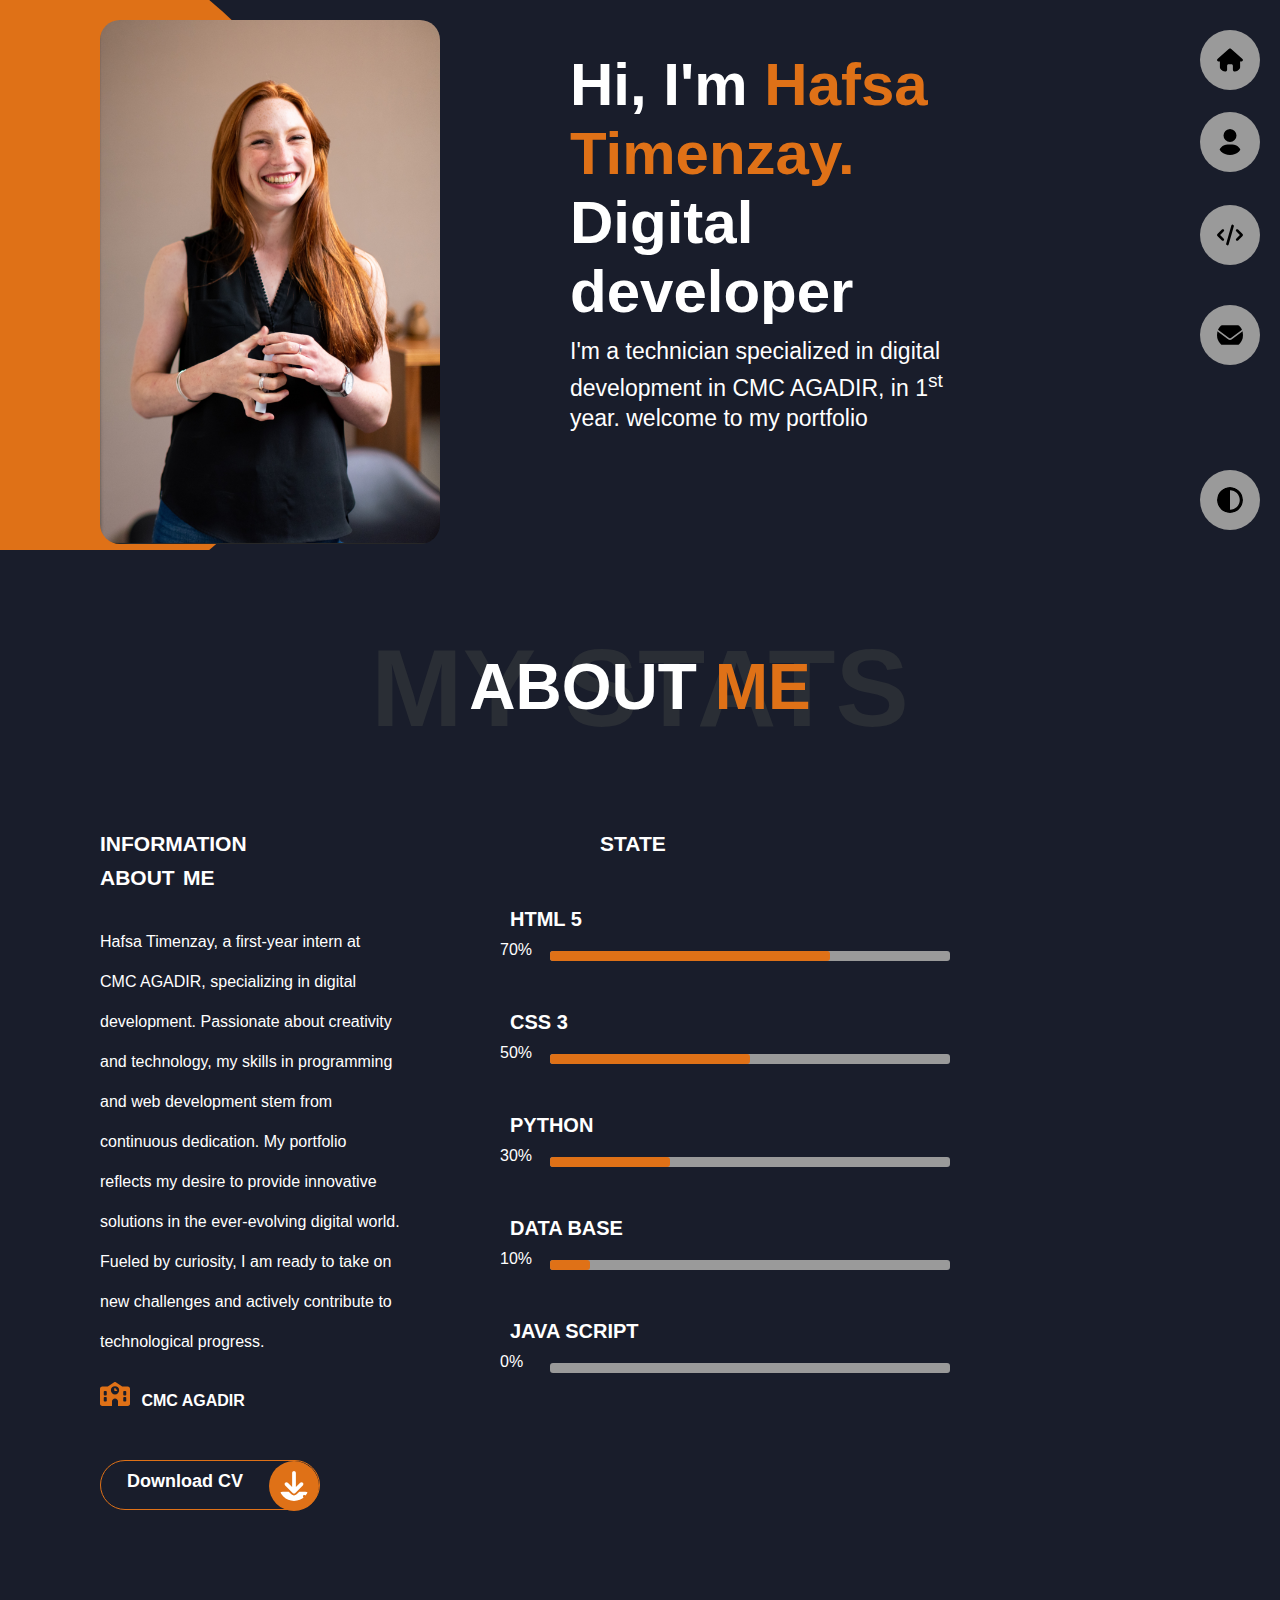
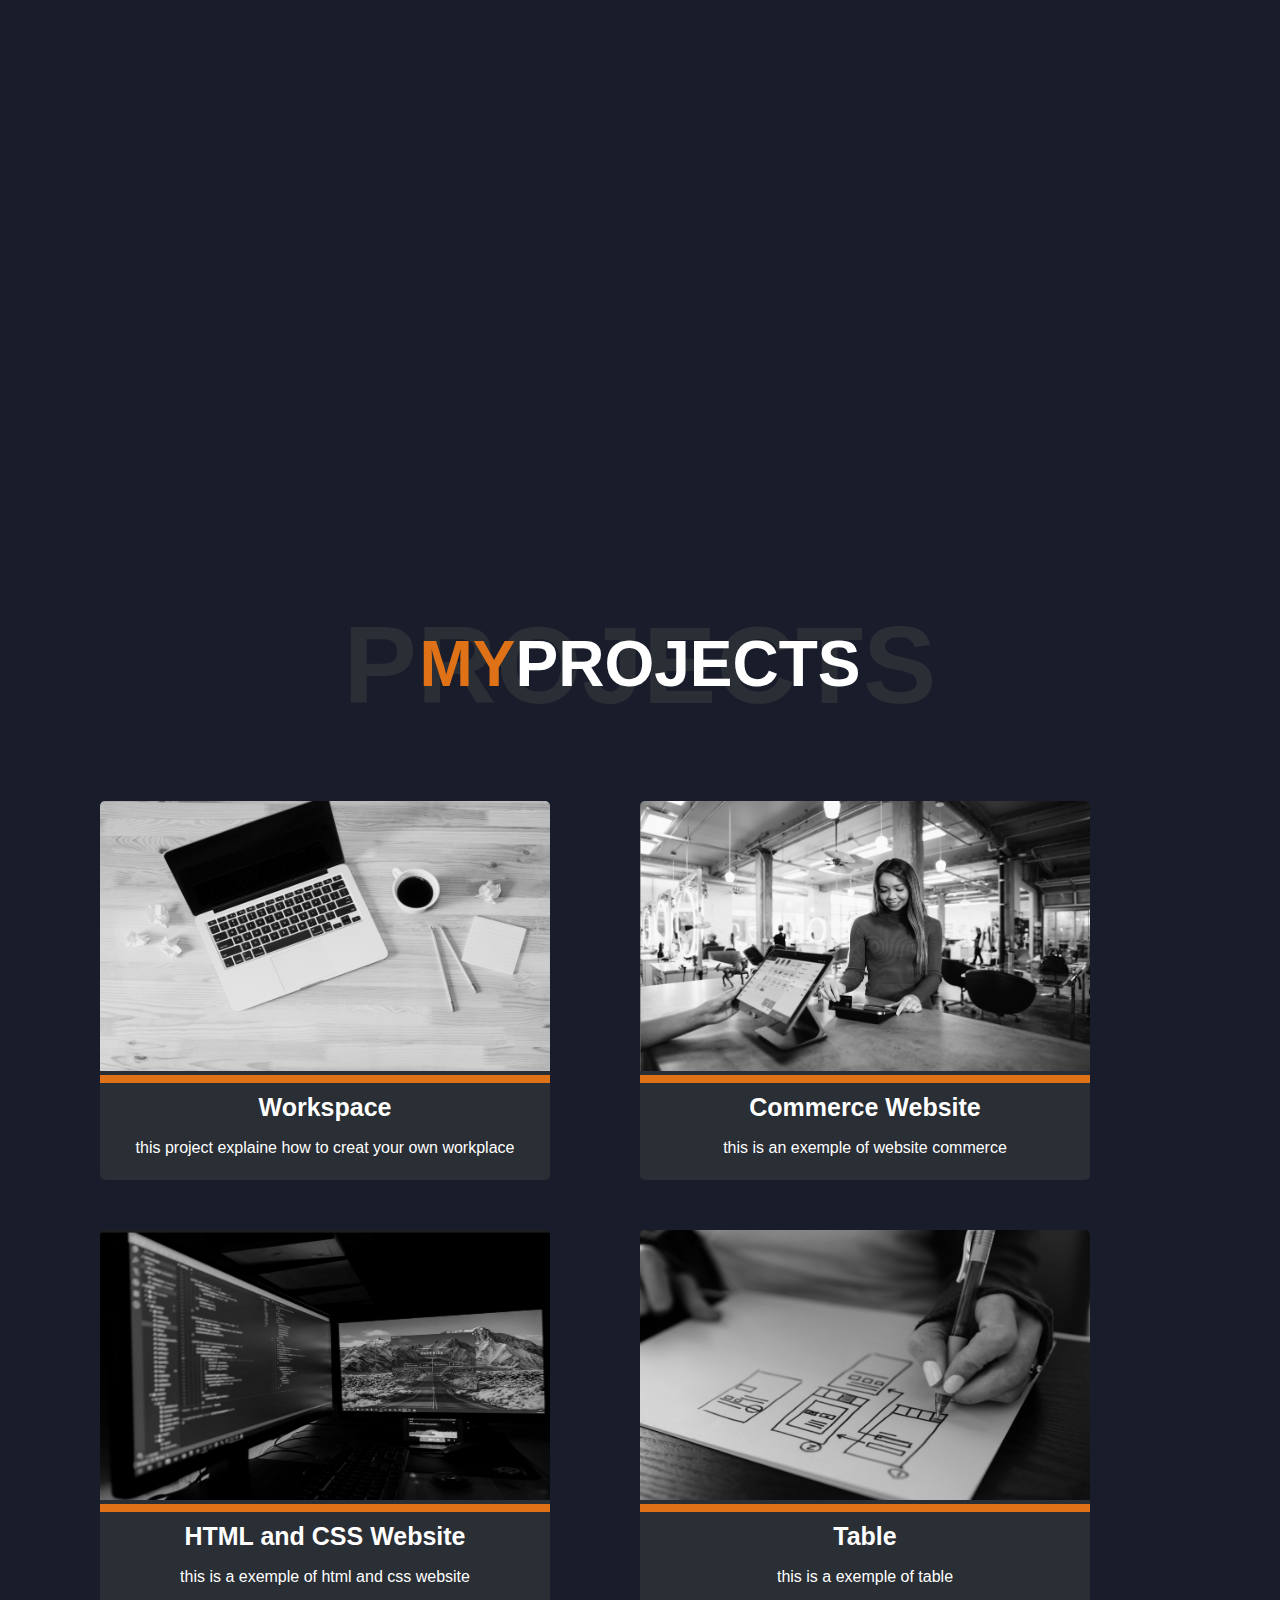
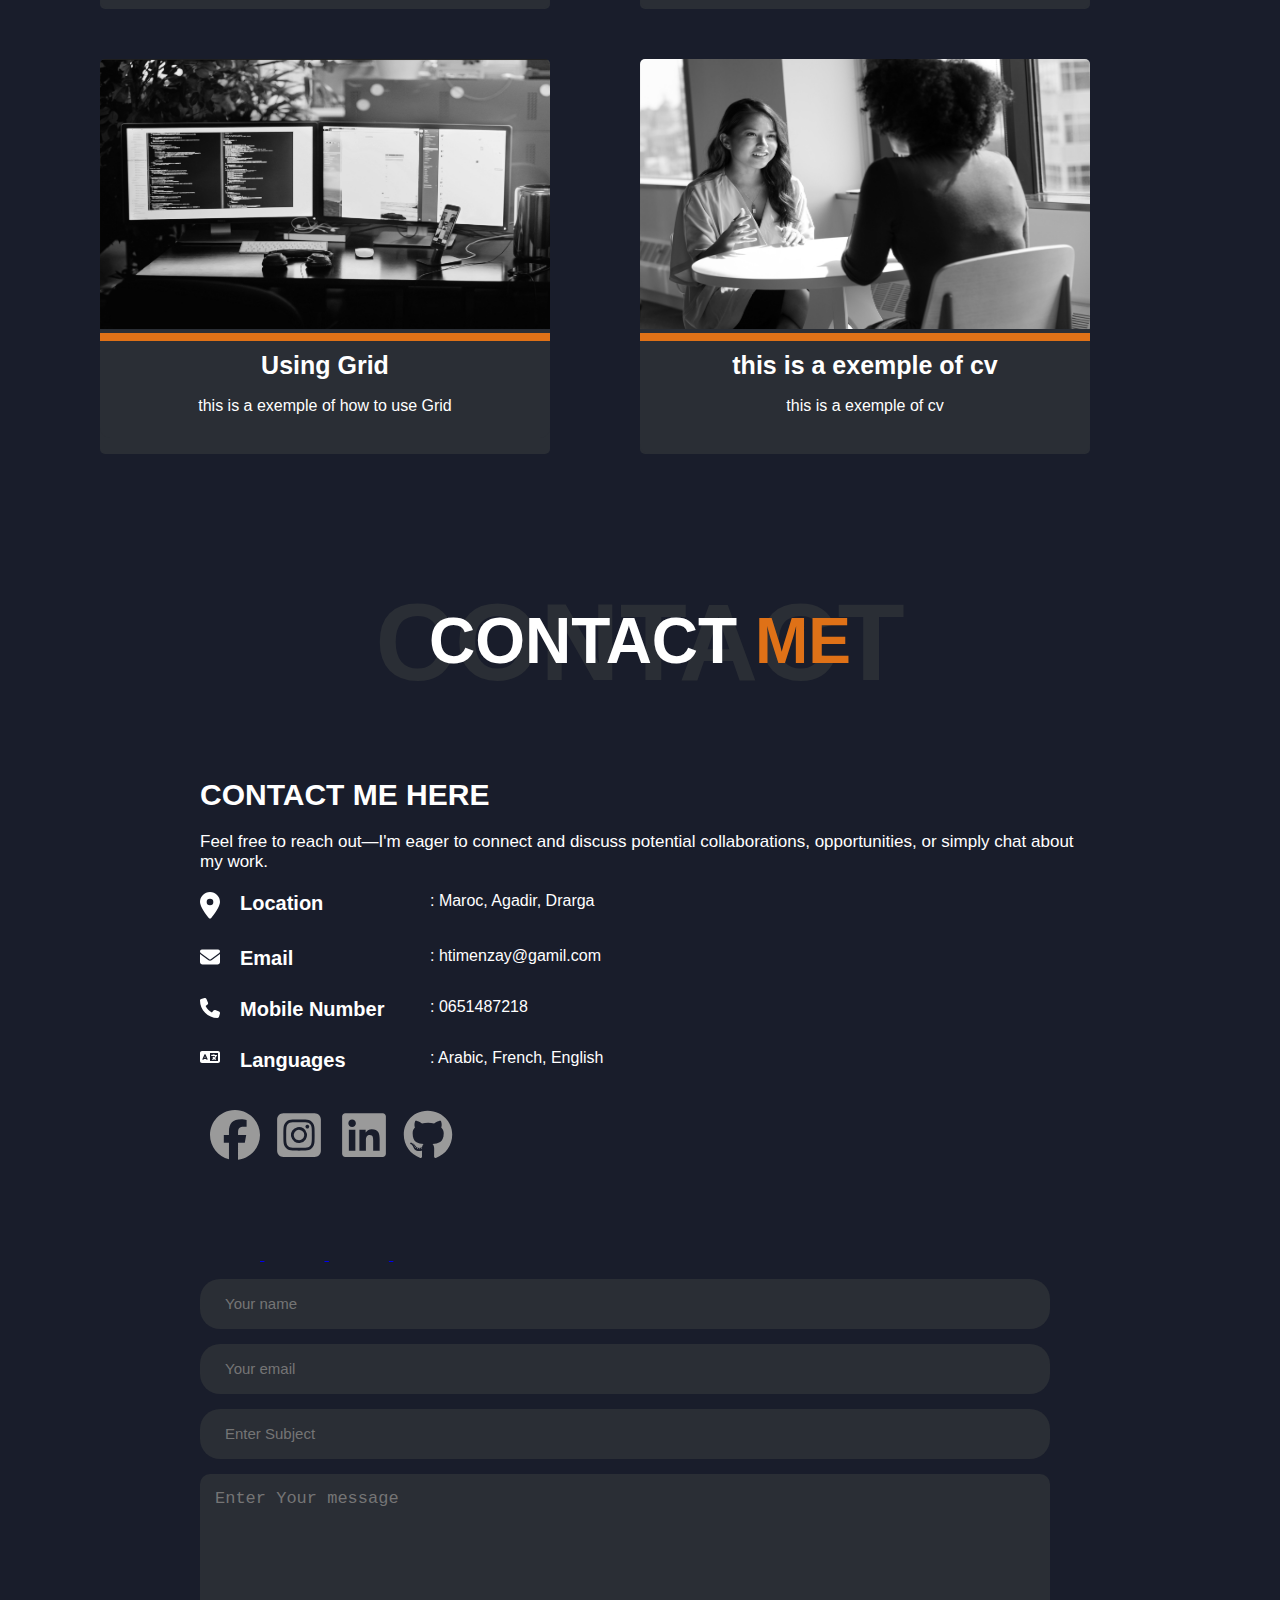
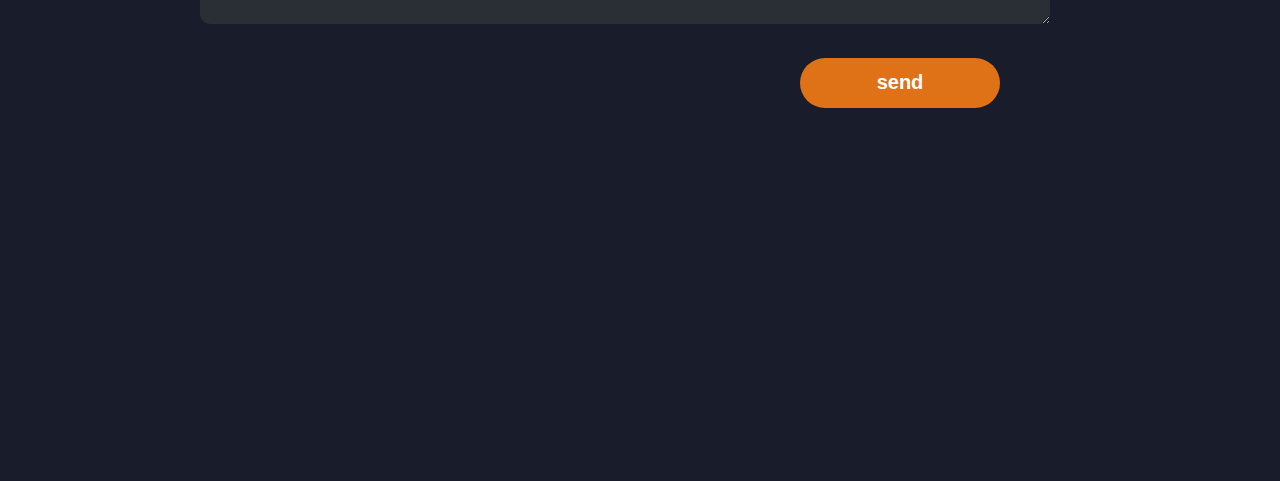
<file: index.html>
<!DOCTYPE html>
<html lang="en">
<head>
    <meta charset="UTF-8">
    <meta name="viewport" content="width=device-width, initial-scale=1.0">
    <title>Hafsa Timenzay|Potfolio</title>
    <link rel="stylesheet" href="style.css">

</head>
<body>
    <main>
        <section id="home">
            <div class="home-content">
                <div class="left-home">
                    <div class="shap"></div>
                    <div class="home-image">
                        <img src="images/hero.png" alt="" width="340px">
                    </div>
                </div>
                <div class="right-home">
                    <h1 class="name">
                        Hi, I'm <span>Hafsa Timenzay.</span> Digital developer
                    </h1>
                    <p>
                        I'm a technician specialized in digital development in CMC AGADIR, in 1<sup>st</sup> year.
                        welcome to my portfolio
                    </p>
                </div>
            </div>
        </section>
        <section id="profiel">
            <div class="profiel-title">
                <div class="big-title">
                    <h2>About <span>me</span><span class="bg-text">my stats</span></h2>
                </div>
            </div>
            <div class="profiel-content">
                <div class="left-profiel">
                    <div class="profiel-about">
                        <h4 class="sub-title-profiel">information about me</h4>
                        <p>
                            Hafsa Timenzay, a first-year intern at CMC AGADIR,
                            specializing in digital development. Passionate
                            about creativity and technology, my skills in
                            programming and web development stem from continuous
                            dedication. My portfolio reflects my desire to provide 
                            innovative solutions in the ever-evolving digital world. 
                            Fueled by curiosity, I am ready to take on new challenges and
                            actively contribute to technological progress.
                        </p>
                    </div>
                    <div class="school">
                        <a href="https://cmc.ac.ma/fr/cmc-souss-massa" >
                            <svg class="cmc" xmlns="http://www.w3.org/2000/svg" viewBox="0 0 640 512">
                                <path d="M337.8 5.4C327-1.8 313-1.8 302.2 5.4L166.3 96H48C21.5 96 0 117.5 0 144V464c0 26.5 21.5 48 48 48H256V416c0-35.3 28.7-64 64-64s64 28.7 64 64v96H592c26.5 0 48-21.5 48-48V144c0-26.5-21.5-48-48-48H473.7L337.8 5.4zM96 192h32c8.8 0 16 7.2 16 16v64c0 8.8-7.2 16-16 16H96c-8.8 0-16-7.2-16-16V208c0-8.8 7.2-16 16-16zm400 16c0-8.8 7.2-16 16-16h32c8.8 0 16 7.2 16 16v64c0 8.8-7.2 16-16 16H512c-8.8 0-16-7.2-16-16V208zM96 320h32c8.8 0 16 7.2 16 16v64c0 8.8-7.2 16-16 16H96c-8.8 0-16-7.2-16-16V336c0-8.8 7.2-16 16-16zm400 16c0-8.8 7.2-16 16-16h32c8.8 0 16 7.2 16 16v64c0 8.8-7.2 16-16 16H512c-8.8 0-16-7.2-16-16V336zM232 176a88 88 0 1 1 176 0 88 88 0 1 1 -176 0zm88-48c-8.8 0-16 7.2-16 16v32c0 8.8 7.2 16 16 16h32c8.8 0 16-7.2 16-16s-7.2-16-16-16H336V144c0-8.8-7.2-16-16-16z"/>
                            </svg>
                            <span>CMC AGADIR</span>
                        </a>
                    </div>
                    <div class="cv-dwl">
                        <span>Download CV</span>
                        <a href="/cv/cv.pdf" download="Hafsa Timenzay CV.pdf">
                        <svg class="cv" xmlns="http://www.w3.org/2000/svg" width="20" viewBox="0 0 512 512">
                            <path d="M288 32c0-17.7-14.3-32-32-32s-32 14.3-32 32V274.7l-73.4-73.4c-12.5-12.5-32.8-12.5-45.3 0s-12.5 32.8 0 45.3l128 128c12.5 12.5 32.8 12.5 45.3 0l128-128c12.5-12.5 12.5-32.8 0-45.3s-32.8-12.5-45.3 0L288 274.7V32zM64 352c-35.3 0-64 28.7-64 64v32c0 35.3 28.7 64 64 64H448c35.3 0 64-28.7 64-64V416c0-35.3-28.7-64-64-64H346.5l-45.3 45.3c-25 25-65.5 25-90.5 0L165.5 352H64zm368 56a24 24 0 1 1 0 48 24 24 0 1 1 0-48z"/>
                        </svg>
                        </a>
                    </div>
                    
                </div>
                <div class="">
                    <h4 class="sub-title-profiel">state</h4>
        
                    <div class="progress">
                        <p class="lauage">HTML 5</p>
                        <div class="range">
                            <p class="number">70%</p>
                            <div class="rate-vide">
                                <div class="html5"></div>
                            </div>
                        </div>
                    </div>
        
                    <div class="progress">
                        <p class="lauage">CSS 3</p>
                        <div class="range">
                            <p class="number">50%</p>
                            <div class="rate-vide">
                                <div class="css3"></div>
                            </div>
                        </div>
                    </div>
        
                    <div class="progress">
                        <p class="lauage">PYTHON</p>
                        <div class="range">
                            <p class="number">30%</p>
                            <div class="rate-vide">
                                <div class="python"></div>
                            </div>
                        </div>
                    </div>
        
                    <div class="progress">
                        <p class="lauage">DATA BASE</p>
                        <div class="range">
                            <p class="number">10%</p>
                            <div class="rate-vide">
                                <div class="data-base"></div>
                            </div>
                        </div>
                    </div>
                    <div class="progress">
                        <p class="lauage">JAVA SCRIPT</p>
                        <div class="range">
                            <p class="number">0%</p>
                            <div class="rate-vide">
                                <div class="javascript"></div>
                            </div>
                        </div>
                    </div>
                </div>
            </div>
            
        </section>
        <section id="project">
            <div class="project-title">
                <div class="big-title">
                    <h2><span>My</span>Projects<span class="bg-text">projects</span></h2>
                </div>
            </div>
            <div class="project-content">
                <div class="project-img work">
                    <a href="/porfolio Projects/Work/work.html">
                        <img class="color" src="/images/work.png" width="400px">
                    </a>
                    <div class="project-desc">
                        <h4>Workspace</h4>
                        <p>this project explaine how to creat your own workplace</p>
                    </div>
                </div>
                <div class="project-img commerce">
                    <a href="/porfolio Projects/Comerce Page/taf1.html">
                        <img class="color" src="/images/commerce.png" width="400px">
                    </a>
                    <div class="project-desc">
                        <h4>Commerce Website</h4>
                        <p>this is an exemple of website commerce</p>
                    </div>
                </div>
                <div class="project-img website">
                    <a href="/porfolio Projects/Website Exemple/website.html">
                        <img class="color" src="/images/website.png" width="400px">
                    </a>
                    <div class="project-desc">
                        <h4>HTML and CSS Website</h4>
                        <p>this is a exemple of html and css website</p>
                    </div>
                </div>
                <div class="project-img table">
                    <a href="/porfolio Projects/Table/tableau.html">
                        <img class="color" src="/images/table.png" width="400px">
                    </a>
                    <div class="project-desc">
                        <h4>Table</h4>
                        <p>this is a exemple of table</p>
                    </div>
                </div>
                <div class="project-img grid">
                    <a href="/porfolio Projects/Grid Project/table.html">
                        <img class="color" src="/images/grid.png" width="400px">
                    </a>
                    <div class="project-desc">
                        <h4>Using Grid</h4>
                        <p>this is a exemple of how to use Grid</p>
                    </div>
                </div>
                <div class="project-img">
                    <div class="cv-project"></div>
                    <a href="/porfolio Projects/CV Exemple/profiel.html">
                        <img class="color" src="/images/cv.png" width="400px">
                    </a>
                    <div class="project-desc">
                        <h4>this is a exemple of cv</h4>
                        <p>this is a exemple of cv <p>
                    </div>
                </div>
                
                
            </div>
        </section>
        <section id="contact">
            <div class="contact-title">
                <div class="big-title">
                    <h2>Contact <span>me</span><span class="bg-text">contact</span></h2>
                </div>
            </div>
            <div class="contact-content">
                <h1 class="contact-me">CONTACT ME HERE</h1>
                <p class="contact-sen">Feel free to reach out—I'm eager to connect and discuss potential collaborations, opportunities, or simply chat about my work.</p>
                <div class="infor">  
                    <div class="icons">
                        <svg class="icon" xmlns="http://www.w3.org/2000/svg" viewBox="0 0 384 512">
                            <path d="M215.7 499.2C267 435 384 279.4 384 192C384 86 298 0 192 0S0 86 0 192c0 87.4 117 243 168.3 307.2c12.3 15.3 35.1 15.3 47.4 0zM192 128a64 64 0 1 1 0 128 64 64 0 1 1 0-128z"/>
                        </svg>
                        <span class="txt-icon">Location</span>
                        <span class="text-info">Maroc, Agadir, Drarga</span><br>
                    </div>
                    <div class="icons">
                        <svg class="icon" xmlns="http://www.w3.org/2000/svg" viewBox="0 0 512 512">
                            <path d="M48 64C21.5 64 0 85.5 0 112c0 15.1 7.1 29.3 19.2 38.4L236.8 313.6c11.4 8.5 27 8.5 38.4 0L492.8 150.4c12.1-9.1 19.2-23.3 19.2-38.4c0-26.5-21.5-48-48-48H48zM0 176V384c0 35.3 28.7 64 64 64H448c35.3 0 64-28.7 64-64V176L294.4 339.2c-22.8 17.1-54 17.1-76.8 0L0 176z"/>
                        </svg>
                        <span class="txt-icon">Email</span>
                        <span class="text-info">htimenzay@gamil.com</span><br>
                    </div>
                    <div class="icons">
                        <svg class="icon" xmlns="http://www.w3.org/2000/svg" viewBox="0 0 512 512">
                            <path d="M164.9 24.6c-7.7-18.6-28-28.5-47.4-23.2l-88 24C12.1 30.2 0 46 0 64C0 311.4 200.6 512 448 512c18 0 33.8-12.1 38.6-29.5l24-88c5.3-19.4-4.6-39.7-23.2-47.4l-96-40c-16.3-6.8-35.2-2.1-46.3 11.6L304.7 368C234.3 334.7 177.3 277.7 144 207.3L193.3 167c13.7-11.2 18.4-30 11.6-46.3l-40-96z"/>
                        </svg>
                        <span class="txt-icon">Mobile Number</span>
                        <span class="text-info">0651487218</span><br>
                    </div>
                    <div class="icons">
                        <svg class="icon" xmlns="http://www.w3.org/2000/svg" viewBox="0 0 640 512">
                            <path d="M0 128C0 92.7 28.7 64 64 64H256h48 16H576c35.3 0 64 28.7 64 64V384c0 35.3-28.7 64-64 64H320 304 256 64c-35.3 0-64-28.7-64-64V128zm320 0V384H576V128H320zM178.3 175.9c-3.2-7.2-10.4-11.9-18.3-11.9s-15.1 4.7-18.3 11.9l-64 144c-4.5 10.1 .1 21.9 10.2 26.4s21.9-.1 26.4-10.2l8.9-20.1h73.6l8.9 20.1c4.5 10.1 16.3 14.6 26.4 10.2s14.6-16.3 10.2-26.4l-64-144zM160 233.2L179 276H141l19-42.8zM448 164c11 0 20 9 20 20v4h44 16c11 0 20 9 20 20s-9 20-20 20h-2l-1.6 4.5c-8.9 24.4-22.4 46.6-39.6 65.4c.9 .6 1.8 1.1 2.7 1.6l18.9 11.3c9.5 5.7 12.5 18 6.9 27.4s-18 12.5-27.4 6.9l-18.9-11.3c-4.5-2.7-8.8-5.5-13.1-8.5c-10.6 7.5-21.9 14-34 19.4l-3.6 1.6c-10.1 4.5-21.9-.1-26.4-10.2s.1-21.9 10.2-26.4l3.6-1.6c6.4-2.9 12.6-6.1 18.5-9.8l-12.2-12.2c-7.8-7.8-7.8-20.5 0-28.3s20.5-7.8 28.3 0l14.6 14.6 .5 .5c12.4-13.1 22.5-28.3 29.8-45H448 376c-11 0-20-9-20-20s9-20 20-20h52v-4c0-11 9-20 20-20z"/>
                        </svg>
                        <span class="txt-icon">Languages</span>
                        <span class="text-info">Arabic, French, English</span><br>
                    </div>
                    
                </div>
                <div class="secial-media">
                    <a href="https://www.facebook.com/">
                        <svg class="facebook se-mi" xmlns="http://www.w3.org/2000/svg" viewBox="0 0 512 512">
                            <path d="M512 256C512 114.6 397.4 0 256 0S0 114.6 0 256C0 376 82.7 476.8 194.2 504.5V334.2H141.4V256h52.8V222.3c0-87.1 39.4-127.5 125-127.5c16.2 0 44.2 3.2 55.7 6.4V172c-6-.6-16.5-1-29.6-1c-42 0-58.2 15.9-58.2 57.2V256h83.6l-14.4 78.2H287V510.1C413.8 494.8 512 386.9 512 256h0z"/>
                        </svg>
                    </a>
                    <a href="https://www.instagrame.com/">
                        <svg class="instagrame se-mi" xmlns="http://www.w3.org/2000/svg" viewBox="0 0 448 512">
                            <path d="M194.4 211.7a53.3 53.3 0 1 0 59.3 88.7 53.3 53.3 0 1 0 -59.3-88.7zm142.3-68.4c-5.2-5.2-11.5-9.3-18.4-12c-18.1-7.1-57.6-6.8-83.1-6.5c-4.1 0-7.9 .1-11.2 .1c-3.3 0-7.2 0-11.4-.1c-25.5-.3-64.8-.7-82.9 6.5c-6.9 2.7-13.1 6.8-18.4 12s-9.3 11.5-12 18.4c-7.1 18.1-6.7 57.7-6.5 83.2c0 4.1 .1 7.9 .1 11.1s0 7-.1 11.1c-.2 25.5-.6 65.1 6.5 83.2c2.7 6.9 6.8 13.1 12 18.4s11.5 9.3 18.4 12c18.1 7.1 57.6 6.8 83.1 6.5c4.1 0 7.9-.1 11.2-.1c3.3 0 7.2 0 11.4 .1c25.5 .3 64.8 .7 82.9-6.5c6.9-2.7 13.1-6.8 18.4-12s9.3-11.5 12-18.4c7.2-18 6.8-57.4 6.5-83c0-4.2-.1-8.1-.1-11.4s0-7.1 .1-11.4c.3-25.5 .7-64.9-6.5-83l0 0c-2.7-6.9-6.8-13.1-12-18.4zm-67.1 44.5A82 82 0 1 1 178.4 324.2a82 82 0 1 1 91.1-136.4zm29.2-1.3c-3.1-2.1-5.6-5.1-7.1-8.6s-1.8-7.3-1.1-11.1s2.6-7.1 5.2-9.8s6.1-4.5 9.8-5.2s7.6-.4 11.1 1.1s6.5 3.9 8.6 7s3.2 6.8 3.2 10.6c0 2.5-.5 5-1.4 7.3s-2.4 4.4-4.1 6.2s-3.9 3.2-6.2 4.2s-4.8 1.5-7.3 1.5l0 0c-3.8 0-7.5-1.1-10.6-3.2zM448 96c0-35.3-28.7-64-64-64H64C28.7 32 0 60.7 0 96V416c0 35.3 28.7 64 64 64H384c35.3 0 64-28.7 64-64V96zM357 389c-18.7 18.7-41.4 24.6-67 25.9c-26.4 1.5-105.6 1.5-132 0c-25.6-1.3-48.3-7.2-67-25.9s-24.6-41.4-25.8-67c-1.5-26.4-1.5-105.6 0-132c1.3-25.6 7.1-48.3 25.8-67s41.5-24.6 67-25.8c26.4-1.5 105.6-1.5 132 0c25.6 1.3 48.3 7.1 67 25.8s24.6 41.4 25.8 67c1.5 26.3 1.5 105.4 0 131.9c-1.3 25.6-7.1 48.3-25.8 67z"/>
                        </svg>
                    </a>
                    <a href="https://www.linkdin.com/">
                        <svg class="linkin se-mi" xmlns="http://www.w3.org/2000/svg" viewBox="0 0 448 512">
                            <path d="M416 32H31.9C14.3 32 0 46.5 0 64.3v383.4C0 465.5 14.3 480 31.9 480H416c17.6 0 32-14.5 32-32.3V64.3c0-17.8-14.4-32.3-32-32.3zM135.4 416H69V202.2h66.5V416zm-33.2-243c-21.3 0-38.5-17.3-38.5-38.5S80.9 96 102.2 96c21.2 0 38.5 17.3 38.5 38.5 0 21.3-17.2 38.5-38.5 38.5zm282.1 243h-66.4V312c0-24.8-.5-56.7-34.5-56.7-34.6 0-39.9 27-39.9 54.9V416h-66.4V202.2h63.7v29.2h.9c8.9-16.8 30.6-34.5 62.9-34.5 67.2 0 79.7 44.3 79.7 101.9V416z"/>
                        </svg>
                    </a>
                    <a href="https://www.gethub.com/">
                        <svg class="gethub se-mi" xmlns="http://www.w3.org/2000/svg" viewBox="0 0 496 512">
                            <path d="M165.9 397.4c0 2-2.3 3.6-5.2 3.6-3.3 .3-5.6-1.3-5.6-3.6 0-2 2.3-3.6 5.2-3.6 3-.3 5.6 1.3 5.6 3.6zm-31.1-4.5c-.7 2 1.3 4.3 4.3 4.9 2.6 1 5.6 0 6.2-2s-1.3-4.3-4.3-5.2c-2.6-.7-5.5 .3-6.2 2.3zm44.2-1.7c-2.9 .7-4.9 2.6-4.6 4.9 .3 2 2.9 3.3 5.9 2.6 2.9-.7 4.9-2.6 4.6-4.6-.3-1.9-3-3.2-5.9-2.9zM244.8 8C106.1 8 0 113.3 0 252c0 110.9 69.8 205.8 169.5 239.2 12.8 2.3 17.3-5.6 17.3-12.1 0-6.2-.3-40.4-.3-61.4 0 0-70 15-84.7-29.8 0 0-11.4-29.1-27.8-36.6 0 0-22.9-15.7 1.6-15.4 0 0 24.9 2 38.6 25.8 21.9 38.6 58.6 27.5 72.9 20.9 2.3-16 8.8-27.1 16-33.7-55.9-6.2-112.3-14.3-112.3-110.5 0-27.5 7.6-41.3 23.6-58.9-2.6-6.5-11.1-33.3 2.6-67.9 20.9-6.5 69 27 69 27 20-5.6 41.5-8.5 62.8-8.5s42.8 2.9 62.8 8.5c0 0 48.1-33.6 69-27 13.7 34.7 5.2 61.4 2.6 67.9 16 17.7 25.8 31.5 25.8 58.9 0 96.5-58.9 104.2-114.8 110.5 9.2 7.9 17 22.9 17 46.4 0 33.7-.3 75.4-.3 83.6 0 6.5 4.6 14.4 17.3 12.1C428.2 457.8 496 362.9 496 252 496 113.3 383.5 8 244.8 8zM97.2 352.9c-1.3 1-1 3.3 .7 5.2 1.6 1.6 3.9 2.3 5.2 1 1.3-1 1-3.3-.7-5.2-1.6-1.6-3.9-2.3-5.2-1zm-10.8-8.1c-.7 1.3 .3 2.9 2.3 3.9 1.6 1 3.6 .7 4.3-.7 .7-1.3-.3-2.9-2.3-3.9-2-.6-3.6-.3-4.3 .7zm32.4 35.6c-1.6 1.3-1 4.3 1.3 6.2 2.3 2.3 5.2 2.6 6.5 1 1.3-1.3 .7-4.3-1.3-6.2-2.2-2.3-5.2-2.6-6.5-1zm-11.4-14.7c-1.6 1-1.6 3.6 0 5.9 1.6 2.3 4.3 3.3 5.6 2.3 1.6-1.3 1.6-3.9 0-6.2-1.4-2.3-4-3.3-5.6-2z"/>
                        </svg>
                    </a>
                <form action="post">
                    <input class="input" type="text" name="user name" placeholder="Your name" required>
                    <input class="input" type="email" name="user email" placeholder="Your email" required>
                    <input class="input" type="text" name="subject" placeholder="Enter Subject" required>
                    <textarea name="message" cols="30" rows="10" placeholder="Enter Your message" required></textarea>
                    <input class="send" type="submit" value="send">
                </form>
                </div>
            </div>
        </section>
       
    </main>
    <div class="menu">
        <div class="controls">
            <a href="#home">
            <svg class="home float" xmlns="http://www.w3.org/2000/svg" height="16" width="18" viewBox="0 0 576 512">
                <path d="M575.8 255.5c0 18-15 32.1-32 32.1h-32l.7 160.2c0 2.7-.2 5.4-.5 8.1V472c0 22.1-17.9 40-40 40H456c-1.1 0-2.2 0-3.3-.1c-1.4 .1-2.8 .1-4.2 .1H416 392c-22.1 0-40-17.9-40-40V448 384c0-17.7-14.3-32-32-32H256c-17.7 0-32 14.3-32 32v64 24c0 22.1-17.9 40-40 40H160 128.1c-1.5 0-3-.1-4.5-.2c-1.2 .1-2.4 .2-3.6 .2H104c-22.1 0-40-17.9-40-40V360c0-.9 0-1.9 .1-2.8V287.6H32c-18 0-32-14-32-32.1c0-9 3-17 10-24L266.4 8c7-7 15-8 22-8s15 2 21 7L564.8 231.5c8 7 12 15 11 24z"/>
            </svg>
            </a>
            <a href="#profiel">
            <svg class="user float" xmlns="http://www.w3.org/2000/svg" height="16" width="14" viewBox="0 0 448 512">
                <path d="M224 256A128 128 0 1 0 224 0a128 128 0 1 0 0 256zm-45.7 48C79.8 304 0 383.8 0 482.3C0 498.7 13.3 512 29.7 512H418.3c16.4 0 29.7-13.3 29.7-29.7C448 383.8 368.2 304 269.7 304H178.3z"/>
            </svg>
            </a>
            <a href="#project">
            <svg class="project float" xmlns="http://www.w3.org/2000/svg" height="16" width="20" viewBox="0 0 640 512">
                <path d="M392.8 1.2c-17-4.9-34.7 5-39.6 22l-128 448c-4.9 17 5 34.7 22 39.6s34.7-5 39.6-22l128-448c4.9-17-5-34.7-22-39.6zm80.6 120.1c-12.5 12.5-12.5 32.8 0 45.3L562.7 256l-89.4 89.4c-12.5 12.5-12.5 32.8 0 45.3s32.8 12.5 45.3 0l112-112c12.5-12.5 12.5-32.8 0-45.3l-112-112c-12.5-12.5-32.8-12.5-45.3 0zm-306.7 0c-12.5-12.5-32.8-12.5-45.3 0l-112 112c-12.5 12.5-12.5 32.8 0 45.3l112 112c12.5 12.5 32.8 12.5 45.3 0s12.5-32.8 0-45.3L77.3 256l89.4-89.4c12.5-12.5 12.5-32.8 0-45.3z"/>
            </svg>
            </a>
            <a href="#contact">
                <svg class="contact float" xmlns="http://www.w3.org/2000/svg" height="16" width="16" viewBox="0 0 512 512">
                    <path d="M48 64C21.5 64 0 85.5 0 112c0 15.1 7.1 29.3 19.2 38.4L236.8 313.6c11.4 8.5 27 8.5 38.4 0L492.8 150.4c12.1-9.1 19.2-23.3 19.2-38.4c0-26.5-21.5-48-48-48H48zM0 176V384c0 35.3 28.7 64 64 64H448c35.3 0 64-28.7 64-64V176L294.4 339.2c-22.8 17.1-54 17.1-76.8 0L0 176z"/>
                </svg>
            </a>
            <a href="index_light.html">
                <svg class="light float" xmlns="http://www.w3.org/2000/svg" height="16" width="16" viewBox="0 0 512 512">
                    <path d="M448 256c0-106-86-192-192-192V448c106 0 192-86 192-192zM0 256a256 256 0 1 1 512 0A256 256 0 1 1 0 256z"/>
                </svg>
            </a>
        </div>
    </div>

</body>
</html>
</file>
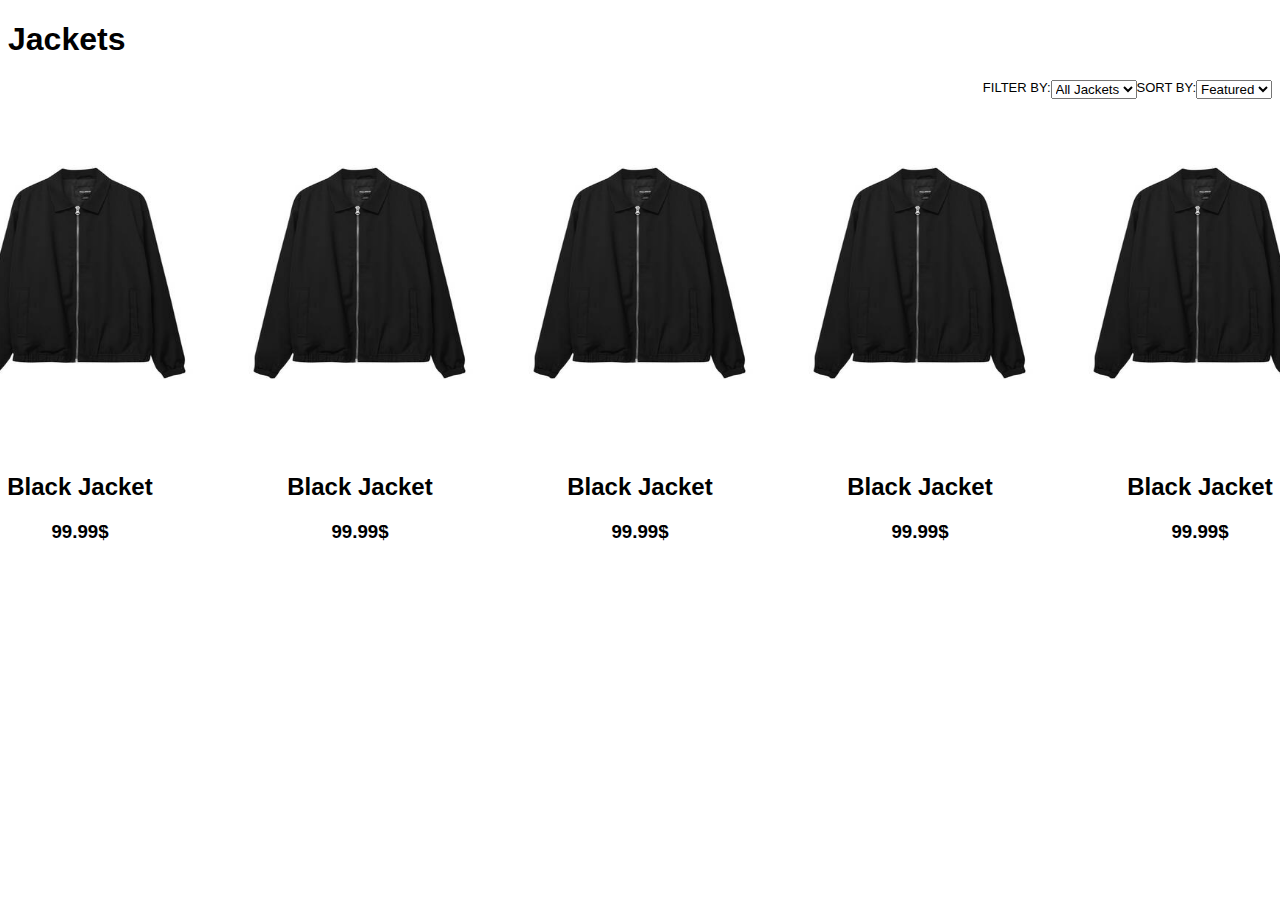
<file: portfoio project/Comerce Page/taf1.html>
<!DOCTYPE html>
<html lang="en">
<head>
    <meta charset="UTF-8">
    <meta name="viewport" content="width=device-width, initial-scale=1.0">
    <title>Document</title>
    <link rel="stylesheet" href="taf1.css">
</head>
<body>
<div class="container">
    <div class="forme">
        <h1>Jackets</h1>
        <form action="get">
            <label for="jacket">FILTER BY:</label>
            <select name="jackets" id="jacket">
                <option value="all jackets">All Jackets</option>
            </select>
            <label for="featured">SORT BY:</label><br>
            <select name="featured" id="featured">
                <option value="featured">Featured</option>
            </select>
        </form>
    </div>
    <div class="parent">
        <div class="item ">
            <img src="ima.jpg" alt="jacket">
            <h2>Black Jacket</h2>
            <h3>99.99$</h3>
        </div>
        <div class="item ">
            <img src="ima.jpg" alt="jacket">
            <h2>Black Jacket</h2>
            <h3>99.99$</h3>
        </div>
        <div class="item ">
            <img src="ima.jpg" alt="jacket">
            <h2>Black Jacket</h2>
            <h3>99.99$</h3>
        </div>
        <div class="item ">
            <img src="ima.jpg" alt="jacket">
            <h2>Black Jacket</h2>
            <h3>99.99$</h3>
        </div>
        <div class="item ">
            <img src="ima.jpg" alt="jacket">
            <h2>Black Jacket</h2>
            <h3>99.99$</h3>
        </div>
    </div>
</div>
</body>
</html>
</file>
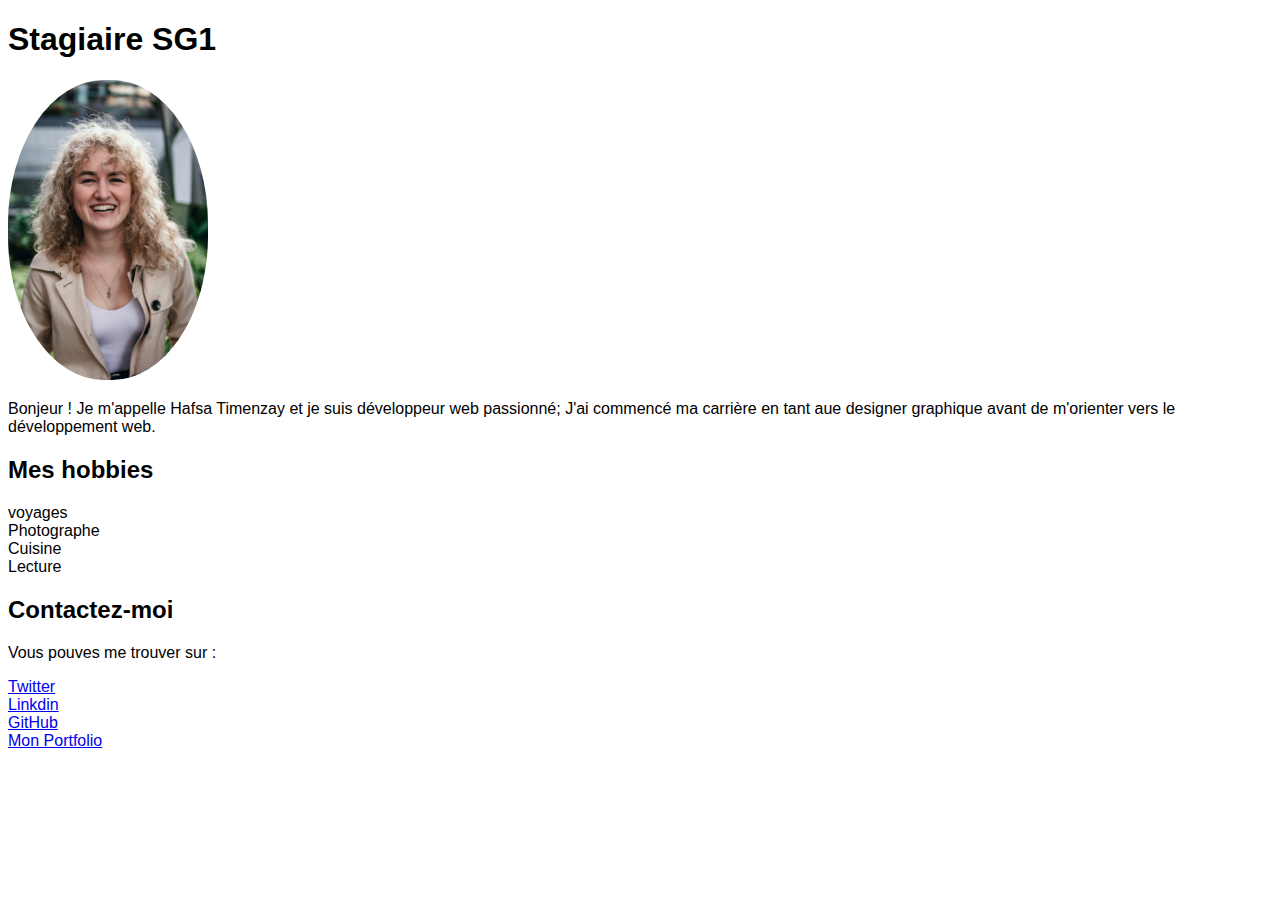
<file: portfoio project/CV Exemple/profiel.html>
<!DOCTYPE html>
<html lang="en">
<head>
    <meta charset="UTF-8">
    <meta name="viewport" content="width=device-width, initial-scale=1.0">
    <title>Profiel</title>
    <link rel="stylesheet" href="profiel.css">
</head>
<body>
<!-- heading -->
<h1>Stagiaire SG1</h1>
<!-- profil -->
<img src="image.jpg" alt="photo" width="200px">
<!-- about me -->
<p>Bonjeur ! Je m'appelle Hafsa Timenzay et je suis développeur web passionné; J'ai commencé ma carrière en tant aue designer graphique avant de m'orienter vers le développement web.</p>
<!-- mes hobbies -->
<h2>Mes hobbies</h2>
<pre>
voyages
Photographe
Cuisine
Lecture
</pre>
<!-- Contactez-moi -->
<h2>Contactez-moi</h2>
<p>Vous pouves me trouver sur : </p>
<ul>
    <li><a href="https://x.com">Twitter</a></li>
    <li><a href="https://linkdin.com">Linkdin</a></li>
    <li><a href="https://GitHub.com">GitHub</a></li>
    <li><a href="https://Mon_Portfolio.com">Mon Portfolio</a></li>
</ul>
</body>
</html>
</file>
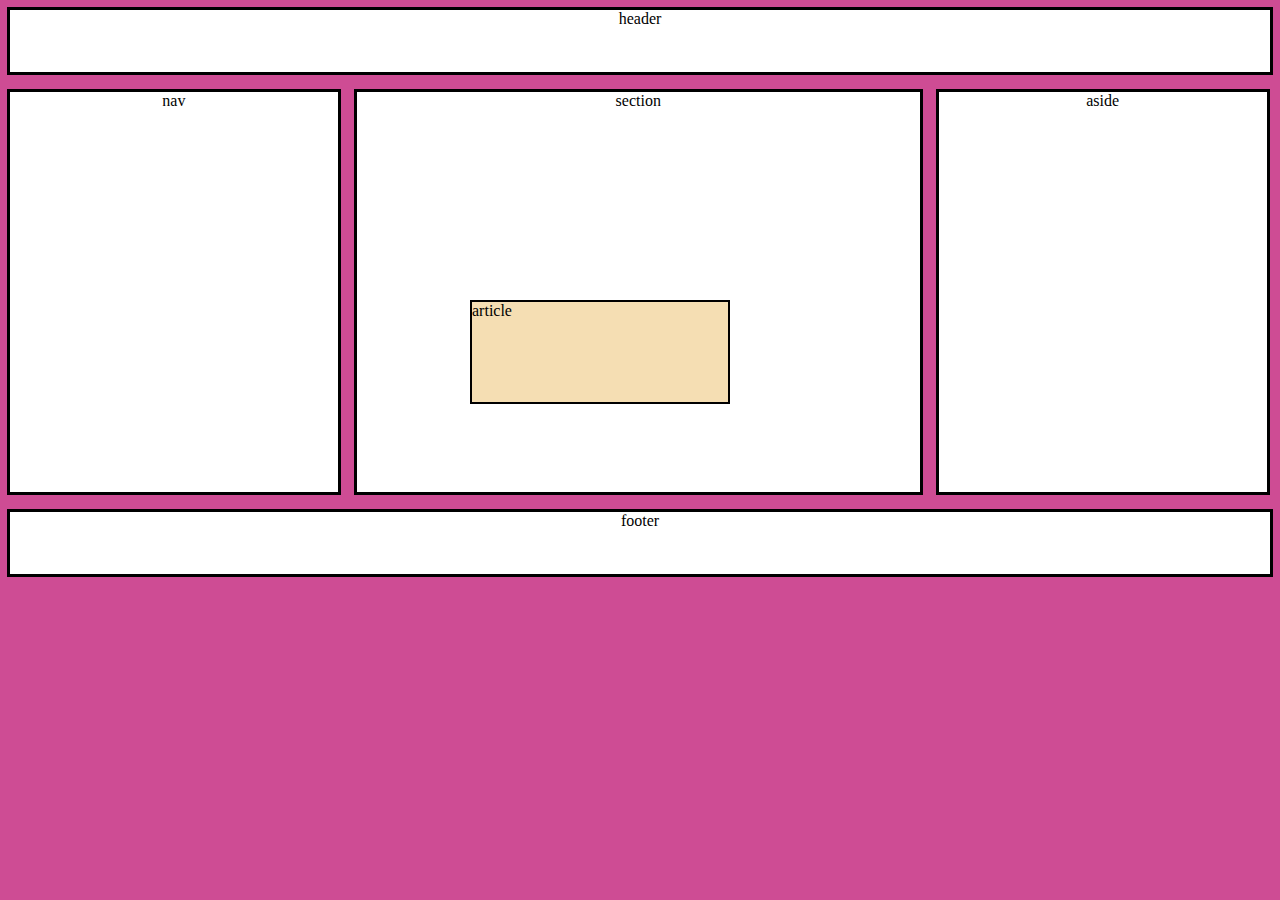
<file: portfoio project/Devise Page/DivisePage.html>
<!DOCTYPE html>
<html lang="en">
<head>
    <meta charset="UTF-8">
    <title>Divison Page avec HTML</title>
    <link rel="stylesheet" href="DivisePage.css">
</head>
<body>
    <div id="container">
        <div id="header">header</div>
        <div id="main">
            <div id="nav">nav</div>
            <div id="section">section</div>
                <div id="article">article</div>
            <div id="aside">aside</div>
        </div>
        <div id="footer">footer</div>
    </div>
</body>
</html>
</file>
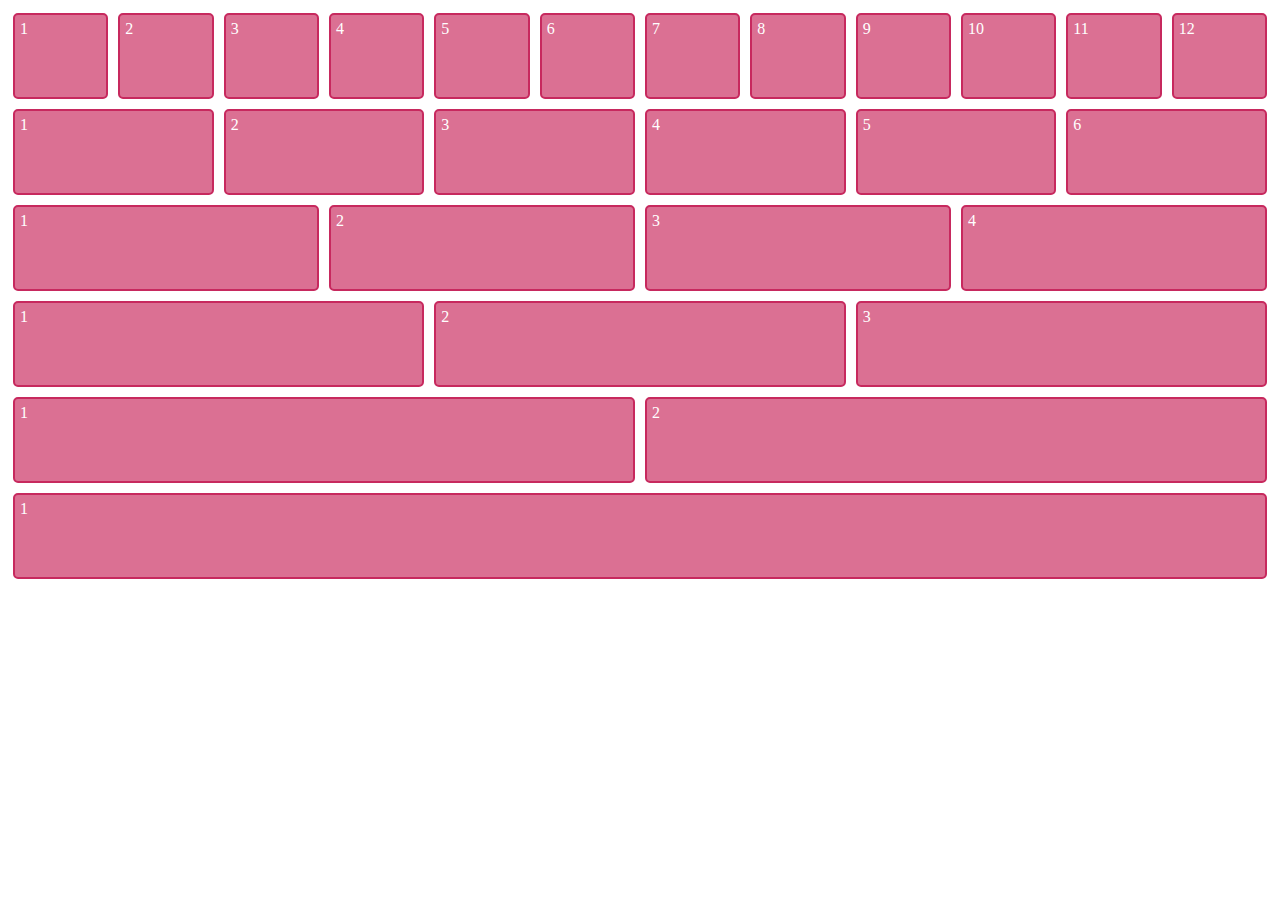
<file: portfoio project/Grid Project/table.html>
<!DOCTYPE html>
<html lang="en">
<head>
    <meta charset="UTF-8">
    <title>Document</title>
    <link rel="stylesheet" href="style.css">
</head>
<body>
<div class="parent one">
    <div class="item1">1</div>
    <div class="item2">2</div>
    <div class="item3">3</div>
    <div class="item4">4</div>
    <div class="item5">5</div>
    <div class="item6">6</div>
    <div class="item7">7</div>
    <div class="item8">8</div>
    <div class="item9">9</div>
    <div class="item10">10</div>
    <div class="item11">11</div>
    <div class="item12">12</div>
</div>
<div class="parent tow">
    <div class="item1">1</div>
    <div class="item2">2</div>
    <div class="item3">3</div>
    <div class="item4">4</div>
    <div class="item5">5</div>
    <div class="item6">6</div>
</div>
<div class="parent three">
    <div class="item1">1</div>
    <div class="item2">2</div>
    <div class="item3">3</div>
    <div class="item4">4</div>
</div>
<div class="parent fore">
    <div class="item1">1</div>
    <div class="item2">2</div>
    <div class="item3">3</div>
</div>
<div class="parent five">
    <div class="item1">1</div>
    <div class="item2">2</div>
</div>
<div class="parent six">
    <div class="item1">1</div>
</div>
</body>
</html>
</file>
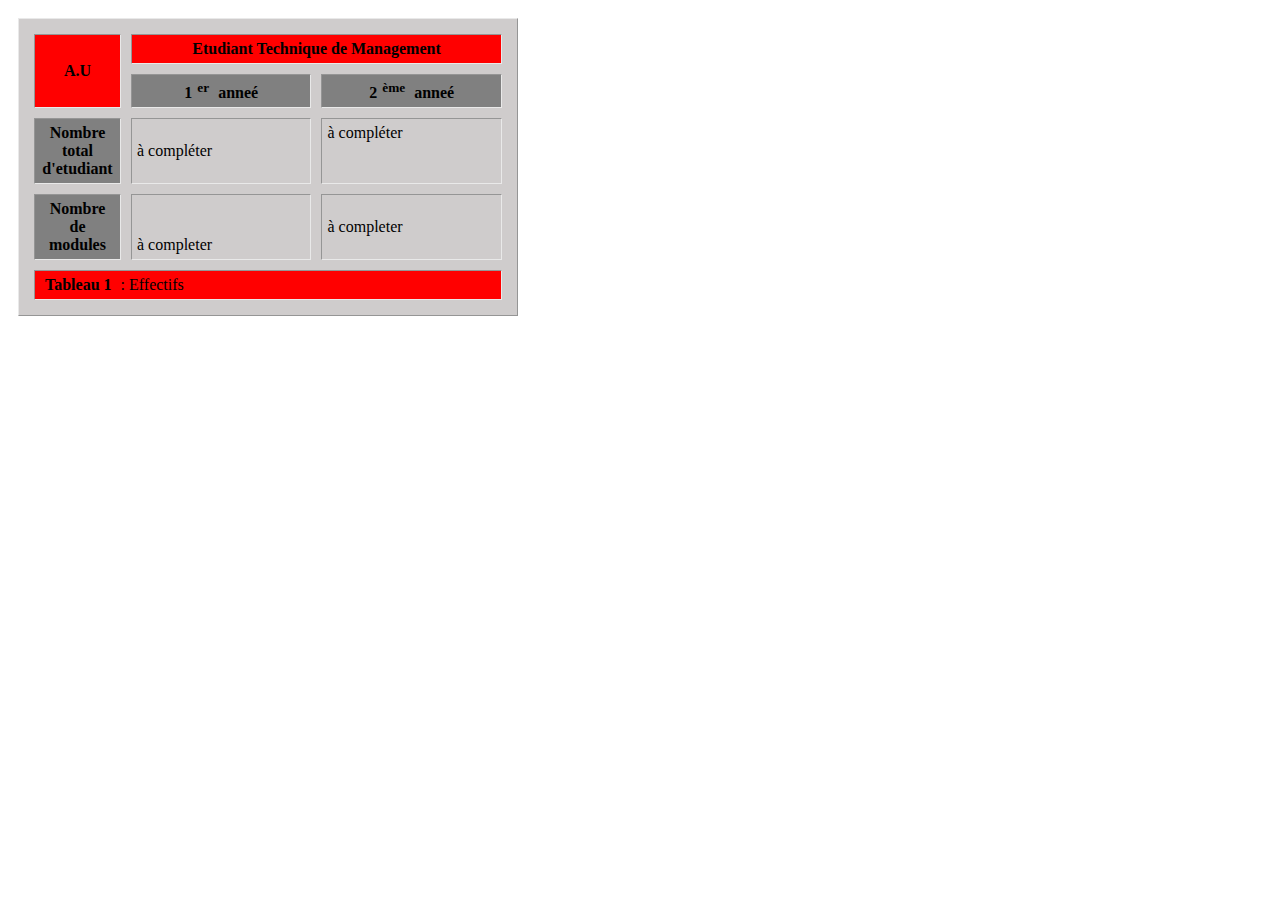
<file: portfoio project/Table/tableau.html>
<!DOCTYPE html>
<html lang="en">
<head>
    <meta charset="UTF-8">
    <meta name="viewport" content="width=device-width, initial-scale=1.0">
    <title>tableau</title>
    <link rel="stylesheet" href="table.css">
</head>
<body>
<table border="1">
<thead>
    <tr>
        <th class="red space" rowspan="2">A.U</th>
        <th class="red" colspan="2">Etudiant Technique de Management</th>
    </tr>
    <tr class="gray">
        <th>1<sup>er</sup> anneé</th>
        <th>2<sup>ème</sup> anneé</th>
    </tr>
</thead>
<tbody>
    <tr>
        <th class="gray space">Nombre total d'etudiant</th>
        <td>à compléter</td>
        <td class="top">à compléter</td>
    </tr>
    <tr>
        <th class="gray space">Nombre de modules</th>
        <td class="bottom">à completer</td>
        <td>à completer</td>
    </tr>
</tbody>
<tfoot>
    <td class="red" colspan="3"><strong>Tableau 1</strong> : Effectifs</td>
</tfoot>
</table>
</body>
</html>
</file>
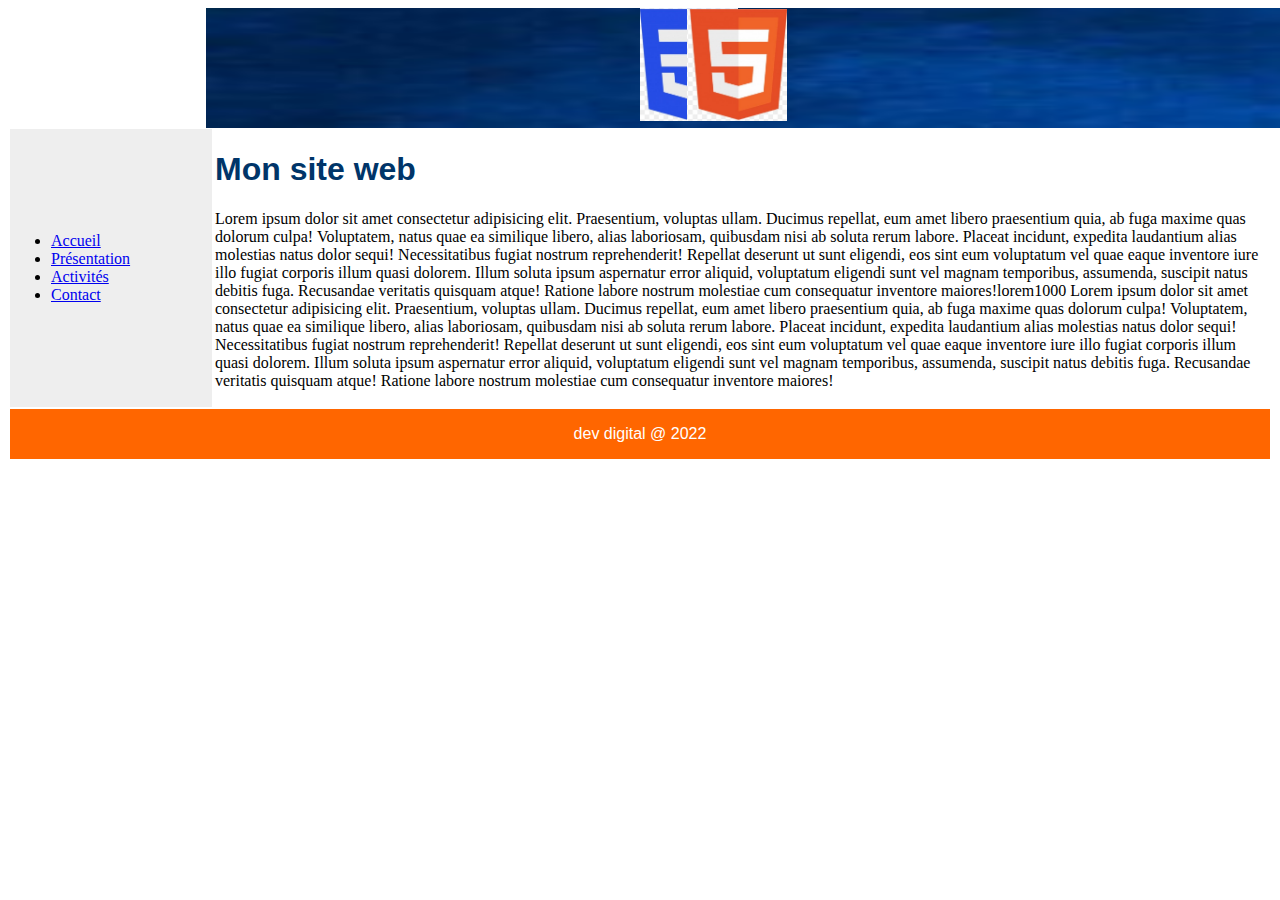
<file: portfoio project/Website Exemple/website.html>
<!DOCTYPE html>
<html lang="en">
<head>
    <meta charset="UTF-8">
    <meta name="viewport" content="width=device-width, initial-scale=1.0">
    <title>Website Exemple</title>
    <link rel="stylesheet" href="website.css">
</head>
<body>
<table>
<thead>
    <tr  class="head">
        <img id="css" src="css_logo.jpg" alt="css_logo">
        <img id="html" src="html_logo.jpg" alt="html_logo">
        <img id="bkg" src="back.jpg" alt="background blue">
    </tr>
</thead>
<tbody>
    <tr>
        <td class="gray">
            <ul>
                <li><a href="accueil.html">Accueil</a></li>
                <li><a href="présentaion.html">Présentation</a></li>
                <li><a href="activités.html">Activités</a></li>
                <li><a href="contact.html">Contact</a></li>
            </ul>
        </td>
        <td>
            <h1>Mon site web</h1>
            <p>Lorem ipsum dolor sit amet consectetur adipisicing elit. Praesentium, voluptas ullam. Ducimus repellat, eum amet libero praesentium quia, ab fuga maxime quas dolorum culpa! Voluptatem, natus quae ea similique libero, alias laboriosam, quibusdam nisi ab soluta rerum labore. Placeat incidunt, expedita laudantium alias molestias natus dolor sequi! Necessitatibus fugiat nostrum reprehenderit! Repellat deserunt ut sunt eligendi, eos sint eum voluptatum vel quae eaque inventore iure illo fugiat corporis illum quasi dolorem. Illum soluta ipsum aspernatur error aliquid, voluptatum eligendi sunt vel magnam temporibus, assumenda, suscipit natus debitis fuga. Recusandae veritatis quisquam atque! Ratione labore nostrum molestiae cum consequatur inventore maiores!lorem1000
                Lorem ipsum dolor sit amet consectetur adipisicing elit. Praesentium, voluptas ullam. Ducimus repellat, eum amet libero praesentium quia, ab fuga maxime quas dolorum culpa! Voluptatem, natus quae ea similique libero, alias laboriosam, quibusdam nisi ab soluta rerum labore. Placeat incidunt, expedita laudantium alias molestias natus dolor sequi! Necessitatibus fugiat nostrum reprehenderit! Repellat deserunt ut sunt eligendi, eos sint eum voluptatum vel quae eaque inventore iure illo fugiat corporis illum quasi dolorem. Illum soluta ipsum aspernatur error aliquid, voluptatum eligendi sunt vel magnam temporibus, assumenda, suscipit natus debitis fuga. Recusandae veritatis quisquam atque! Ratione labore nostrum molestiae cum consequatur inventore maiores!</p>
        </td>
    </tr>
</tbody>
<tfoot>
    <tr class="orange">
        <td colspan="2">dev digital @ 2022</td>
    </tr>
</tfoot>
</table>
</body>
</html>
</file>
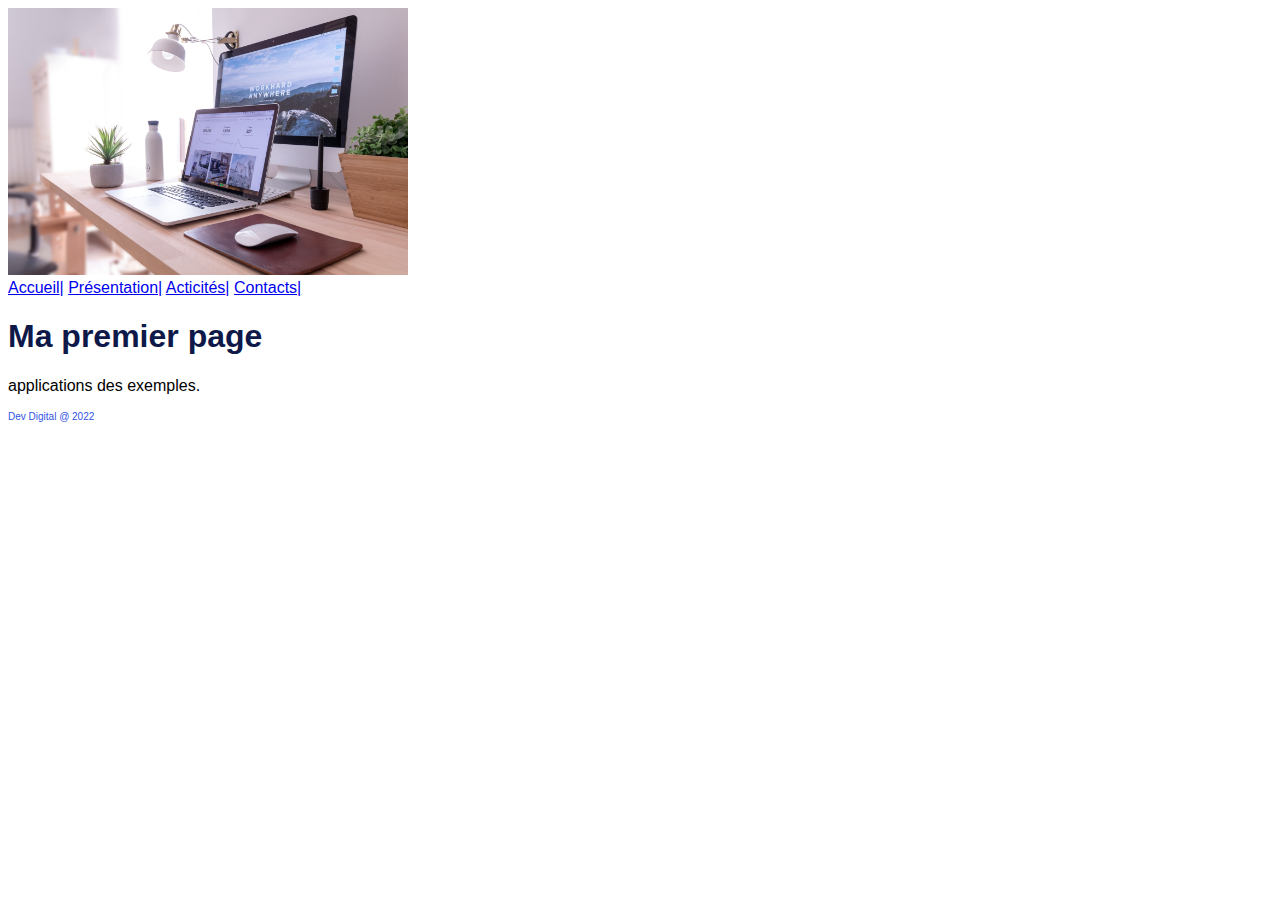
<file: portfoio project/Work/work.html>
<!DOCTYPE html>
<html lang="en">
<head>
    <meta charset="UTF-8">
    <meta name="viewport" content="width=device-width, initial-scale=1.0">
    <title>work place</title>
    <link rel="stylesheet" href="work.css">
</head>
<body>
<!-- image -->
<img src="bureau.jpg" alt="work place" width="400px">
<!-- les pages -->

<div>
<a href="acceil.com">Accueil</a> 
<a href="présentation.com">Présentation</a> 
<a href="activites.com">Acticités</a> 
<a href="contacts">Contacts</a> 
</div>

<!-- headin -->
<h1>Ma premier page</h1>
<p>applications des exemples.</p>
<p class="dev">Dev Digital @ 2022</p>
</body>
</html>
</file>
<file: style.css>
*{
    margin: 0px;
    padding: 0px;
    box-sizing: border-box;
    list-style: none;
}
:root{
    --bg-color : #191d2b;
    --sec-color : #df7117;
    --write-white : #fff;
    --icon-color : #fff;
    --gray-color1 : #9a9a9a;
    --gray-color2 : #2a2e35;
}
body{
    background-color: var(--bg-color);
    font-family: 'Segoe UI', Tahoma, Geneva, Verdana, sans-serif;
    color:var(--write-white);
    transition: all 0.4s ease-in-out;
}
/* menu */
.menu svg.float{
    float: right;
    background: var(--gray-color1);
    width: 60px;
    height: 60px;
    padding: 17px;
    border-radius: 50%;
    margin: 5px 20px 5px auto;
    position: fixed;
    right: 0;
    bottom: 0;
}
.menu svg.home{
    position: fixed;
    right: 0;
    top: 0;
}
.menu svg.user{
    position: fixed;
    right: 0;
    top: 107px;
}
.menu svg.project{
    position: fixed;
    right: 0;
    top: 200px;
}
.menu svg.contact{
    position: fixed;
    right: 0;
    top: 300px;
}
.menu svg.light{
    position: fixed;
    right: 0;
    top: 430px;
}
.menu svg.home{
    margin-top: 30px;
}
.menu svg.light{
    margin-top: 40px;
}

.menu svg.float:hover{
    float: right;
    background: var(--sec-color);
    fill: var(--icon-color);
    width: 65px;
    height: 65px;
    padding: 18px;
    border-radius: 50%;
    margin: 5px 20px 5px auto;
}
.menu svg.home:hover{
    margin-top: 30px;
}
.menu svg.light:hover{
    margin-top: 40px;
}

/* titles */
.big-title {
    text-align: center;
}
.big-title h2 {
    position: relative;
    text-transform: uppercase;
    font-size: 64px;
    font-weight: 700;
    margin-bottom: 100px;
    margin-top: 100px;
}
.big-title h2 span {
    color: var(--sec-color);
}
.big-title h2 .bg-text {
    position: absolute;
    top: 50%;
    left: 50%;
    color: var(--gray-color2);
    transition: all 0.4s ease-in-out;
    z-index: -1;
    transform: translate(-50%, -50%);
    font-weight: 800;
    font-size: 110px;
}
/* portfolio */
main{
    display: grid;
    grid-template-rows: 550px 1fr 1fr 1fr;
}
/* home page */

.home-content{
    display: grid;
    grid-template-columns: 570px 400px;
}
.left-home .home-image img{
    border-radius: 20px;
    position: absolute;
    left: 100px;
    top: 20px;
}
.left-home .shap{
    width: 100%;
    height: 550px;
    background: var(--sec-color);
    clip-path: circle(45%);
    position: absolute;
    left: -500px;
    z-index: -1;
}
.right-home h1{
    margin-top: 50px;
    font-size: 60px;
}
.right-home h1 span{
    color: var(--sec-color);
}
.right-home p{
    margin-top: 10px;
    font-size: 23px;
    line-height: 30px;
}
.home-content{
    position: absolute;
    top: 0px;
}

/* profiel */

.profiel-content{
    display: grid;
    grid-template-columns: 500px 500px;
}
.sub-title-profiel{
    font-size: 30px;
    margin-left: 100px;
    width: 200px;
    font-variant: small-caps;
}
.left-profiel p{
    width: 300px;
    margin-left: 100px;
    line-height: 40px;
    font-weight: 500;
    margin-top: 30px;
}
.school{
    margin-left: 100px;
    margin-top: 20px;
}
.school svg.cmc{
    width: 30px;
    fill: var(--sec-color);
}
.school span{
    color: var(--write-white);
    margin-left: 7px;
    font-weight: bold;
    font-size: medium;
}
.school a{
    text-decoration: none;
}
.progress{
    margin-top: 50px;
}
.progress .range{
    display: grid;
    grid-template-columns: 50px 400px;
}
.progress .lauage{
    font-size: 20px;
    font-weight: bold;
    margin: 10px;
}
.progress .range .rate-vide{
    width: 400px;
    height: 10px;
    background: var(--gray-color1);
    border-radius: 3px;
    margin-top: 10px;
    z-index: -1;
}
.html5 {
    width: 280px;
    height: 10px;
    background: var(--sec-color);
    border-radius: 3px;
}
.css3 {
    width: 200px;
    height: 10px;
    background: var(--sec-color);
    border-radius: 3px;
}
.python {
    width: 120px;
    height: 10px;
    background: var(--sec-color);
    border-radius: 3px;
}
.data-base {
    width: 40px;
    height: 10px;
    background: var(--sec-color);
    border-radius: 3px;
}
.cv-dwl{
    width: 220px;
    border: solid 1px var(--sec-color);
    border-radius: 30px;
    height: 50px;
    transition:0.5s;
    display: flex;
    flex-direction: row;
    justify-content: flex-end;
    margin-left: 100px;
    margin-top: 50px;

}
.cv-dwl span{
    margin-top: 10px;
    flex-grow: 0.5;
    font-size: large;
    font-weight: 700;
}
.cv-dwl svg.cv{
    background: var(--sec-color);
    fill: var(--icon-color);
    width: 50px;
    height: 50px;
    padding: 10px;
    border-radius: 50%;
}
.cv-dwl:hover{
    background: var(--sec-color);
}
/* Project */
#project{
    height: fit-content;
}
.project-content{
    display: grid;
    grid-template-columns: repeat(2, 1fr);
    margin-left: 100px;
    margin-right: 100px;
}
.project-content .project-img {
  position: relative;
  background-color: var(--gray-color2);
  border-radius: 5px;
  margin-bottom: 50px;
  width: 450px;
}

.project-content .project-img:hover img {
  filter: grayscale(0);
  transform: scale(1.1);
}

.project-content .project-img img {
  width: 450px;
  height: 270px;
  border-top-left-radius: 5px;
  border-top-right-radius: 5px;
  filter: grayscale(100%);
  transition: all 0.4s ease-in-out;
}
.project-content .project-img .project-desc {
  width: 450px;
  border-top: 8px solid var(--sec-color);
  background: var(--gray-color2);
  border-bottom-right-radius: 10px;
  border-bottom-left-radius: 10px;
}
.project-content .project-img .project-desc h4 {
  font-size: 25px;
  margin-top: 10px;
  margin-bottom: 10px;
  text-align: center;
  transition: all 0.4s ease-in-out;
}
.project-content .project-img .project-desc h4:hover {
  color: var(--sec-color);
}
.project-content .project-img .project-desc p {
  color: var(--write-white);
  line-height: 2rem;
  padding-bottom: 1rem;
  text-align: center;
}

/* contact */
#contact{
    height: fit-content;
    margin: 200px;
    margin-top: 0px;
}
.contact-content .contact-me{
    font-size: 30px;
    font-weight: 900;
    font-variant: small-caps;
}
.contact-content .contact-sen{
    font-size: 17px;
    font-weight: 500;
    margin-top: 20px;
    margin-bottom: 20px;
}
.contact-content .infor .icons{
    margin-top: 10px;
    display: grid;
    grid-template-columns: 30px 200px 300px;
}
.contact-content .infor .icon{
    width: 20px;
    fill: var(--icon-color);
    display: inline-block;
}
.contact-content .icons .txt-icon{
    font-size: 20px;
    font-weight: 700;
    padding-left: 10px;
}
.contact-content .icons .text-info::before{
    content: ": ";
    
}
.contact-content .secial-media .se-mi{
    width: 50px;
    height: 50px;
    fill: var(--gray-color1);
    margin-bottom: 100px;
    margin-left: 10px;
    margin-top: 20px;
    text-decoration: none;
}
.contact-content form input.input{
    width: 850px;
    background: var(--gray-color2);
    height: 50px;
    border-radius: 20px;
    margin-top: 15px;
    border: none;
    color: var(--write-white);
    padding-left: 10px;
    font-size: 15px;
}

.contact-content form input.input::placeholder{
    padding-left: 15px;
    font-size: 15px;
}
.contact-content form textarea{
    width: 850px;
    background: var(--gray-color2);
    height: 150px;
    border: none;
    border-radius: 10px;
    margin-top: 15px;
    color: var(--write-white);
    padding-left: 10px;
    font-size: 15px;
    padding-top: 10px;
} 
.contact-content form textarea::placeholder{
    padding-left: 5px;
    font-size: 17px;
    padding-top: 5px;
}

.contact-content form input.send{
    position: relative;
    top: 30px;
    left: 600px;
    width: 200px;
    height: 50px;
    background: var(--sec-color);
    border: none;
    border-radius: 40px;
    color: var(--write-white);
    font-size: 20px;
    font-weight: 700;
}
</file>
<file: portfoio project/Comerce Page/taf1.css>
*{
    font-family: 'Gill Sans', 'Gill Sans MT', Calibri, 'Trebuchet MS', sans-serif;
}
label{
    font-size: small;
    display: block;
}
.parent{
    display: flex;
    gap: 10px; 
    width: 100%;
    justify-content: center;
}
h2, h3{
    display: flex;
    justify-content: center;
}
form{
    display: flex;
    flex-direction: row;
    justify-content: flex-end;
}
img{
    height: 350px; 
    width: 270px;
}

@media (max-width:910px) and (min-width:200px){
    .parent{
        flex-wrap: wrap;

    }
    .img{
        width: 50%;
    }
}
@media (max-width:100px){
    .parent{
        flex-direction: column;
    }
    .img{
        width: 100%;
    }

}
</file>
<file: portfoio project/CV Exemple/profiel.css>
*{
    font-family: Verdana, Geneva, Tahoma, sans-serif;
}
img{
    border-radius: 48%;
}
ul{
    list-style-type: none;
    padding-left: 0;
}
</file>
<file: portfoio project/Devise Page/DivisePage.css>
body{
    background: #ce4c94;
    padding: 0;
    margin: 0;
}
#header,#footer{
    background: white;
    border: solid 3px ;
    text-align: center;
    height: 62px;
    margin: 7px;
}
#nav,#aside{
    display: inline-block;
    background: white;
    border: solid 2px ;
    text-align: center;
    height: 400px;
    width: 25.6%;
    margin: 7px;
    border: solid 3px;
}
#section{
    display: inline-block;
    background: white;
    border: solid 2px ;
    text-align: center;
    height: 400px;
    width: 44%;
    margin: 2px;
    border: solid 3px;
}
#article{
    display: flex;
    background: wheat;
    border: solid 2px ;
    text-align: center;
    height: 50px;
    position: absolute;
    right: 550px;
    top: 300px;
    width: 20%;
    height: 100px;
}
</file>
<file: portfoio project/Grid Project/style.css>
.parent{
    padding: 0px;
    margin: 0px;
    display: grid;
    width: 100%;
}
.one{
    grid-template-columns: 1fr 1fr 1fr 1fr 1fr 1fr 1fr 1fr 1fr 1fr 1fr 1fr;
}
.tow{
    grid-template-columns: 1fr 1fr 1fr 1fr 1fr 1fr;
}
.three{
    grid-template-columns: 1fr 1fr 1fr 1fr;
}
.fore{
    grid-template-columns: 1fr 1fr 1fr;
}
.five{
    grid-template-columns: 1fr 1fr;
}
.sex{
    grid-template-columns: 1fr;
}
div>div{
    background-color: palevioletred;
    padding: 5px;
    margin: 5px;
    border: solid 2px rgb(199, 41, 94);
    border-radius: 5px;
    color: white;
    height: 72px;
}
</file>
<file: portfoio project/Table/table.css>
*{
    padding: 5px;
}
table{
    border-spacing: 10px;
    border-color: rgb(233, 233, 233);
    background-color: #cfcccc;
    border-collapse: unset;
}
.red{
    background-color: red;
}
.gray{
    background-color: gray;
}
.space{
    width: 90px;
}
*:not(.space){
    width: 500px;
}
.top {
    text-align: left;
    vertical-align: top;
}

.bottom {
    text-align: left;
    vertical-align: bottom;
}
</file>
<file: portfoio project/Website Exemple/website.css>
#bkg{
    padding: 0px;
    height: 120px;
    width: 5000px;

    position: absolute;
    z-index: -1;
}
td ul {
    padding-top: 0px;
    vertical-align: top;

}
#html{
    width: 100px;
    position: relative;
    left: 46%;
}
#css{
    width: 98px;
    position: relative;
    left: 50%;
}
.gray{
    background-color: #EEEEEE;
    width: 200px;

}
h1{
    color: #003569;
    font-family: Verdana, Geneva, Tahoma, sans-serif;
}
.orange{
    background-color: #FF6600;
    text-align: center;
    height: 50px;
    color: white;
    font-family: Verdana, Geneva, Tahoma, sans-serif;
}
</file>
<file: portfoio project/Work/work.css>
*:not(a){
    font-family: Verdana, Geneva, Tahoma, sans-serif;
}
a::after{
    content: '|';
}

.dev{
    font-size: x-small;
    color: #3253e6;
}
h1{
    color: #0e1949;
}
</file>
